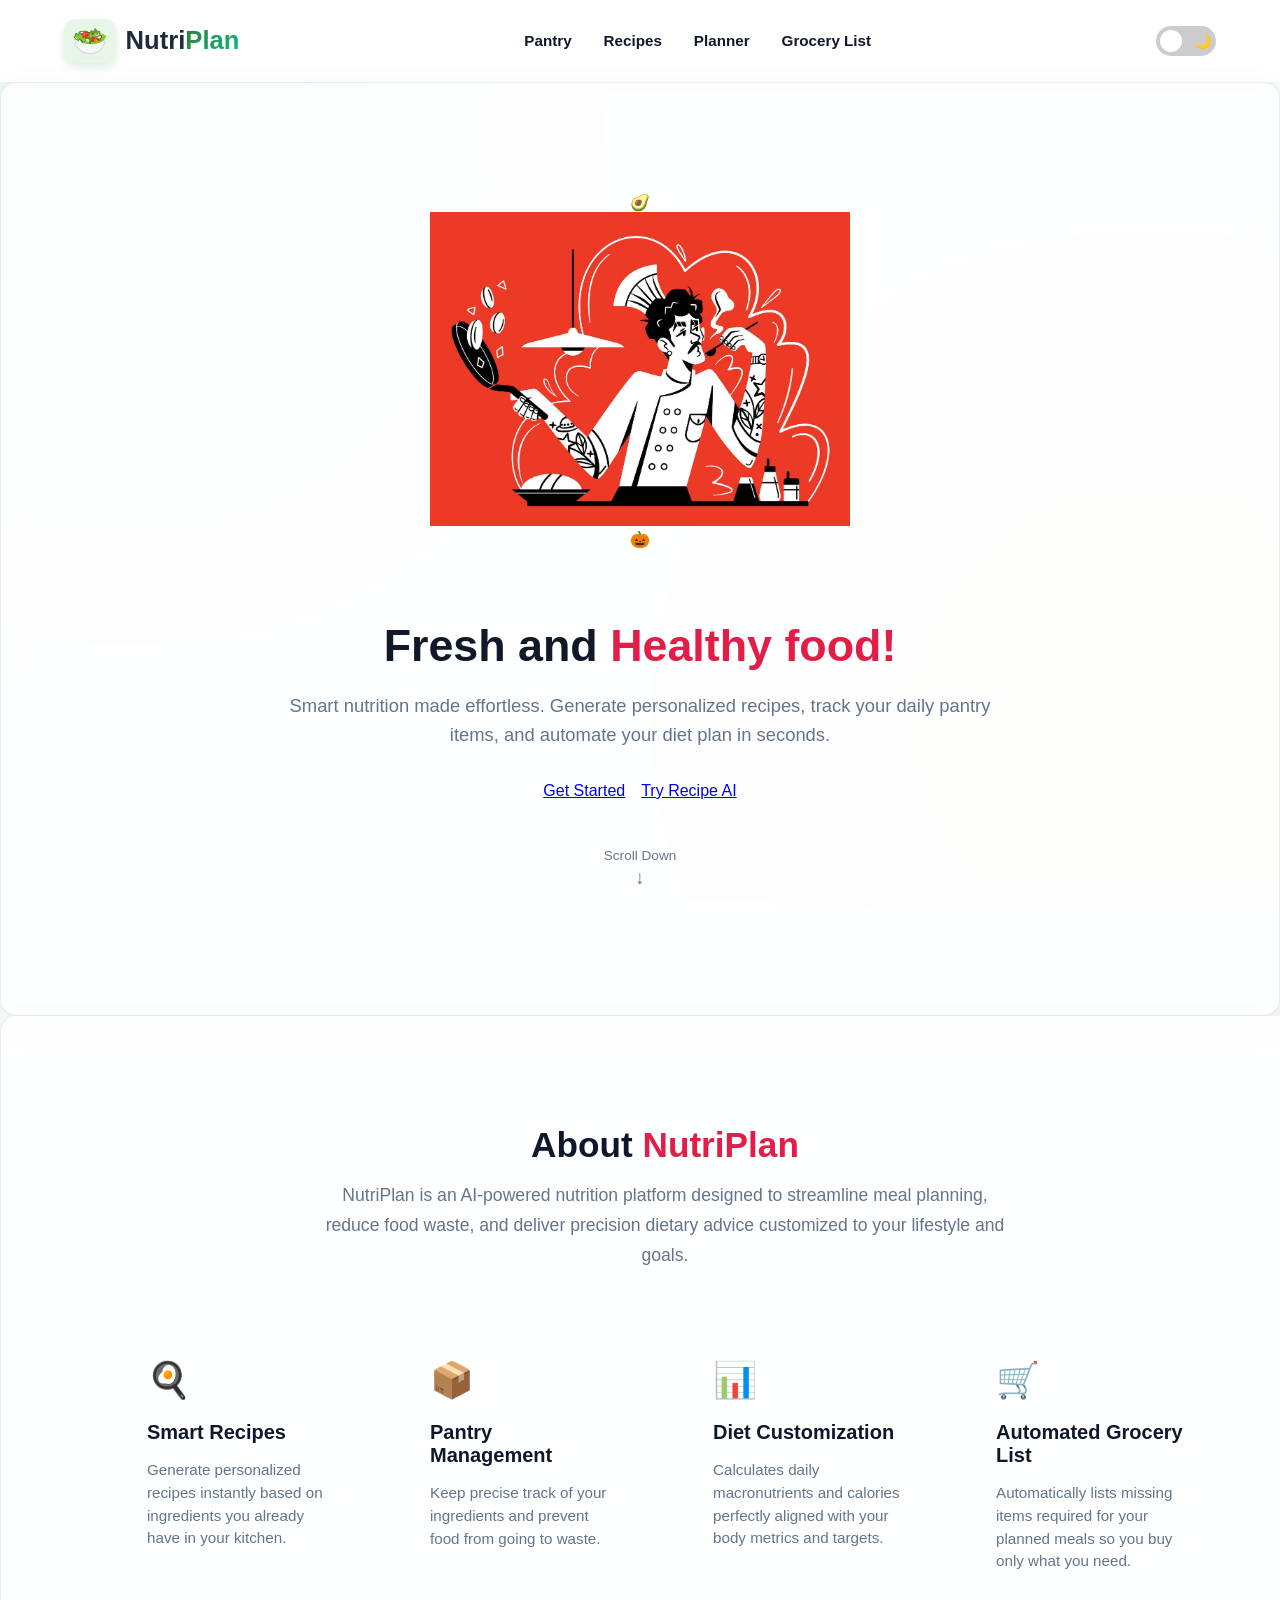
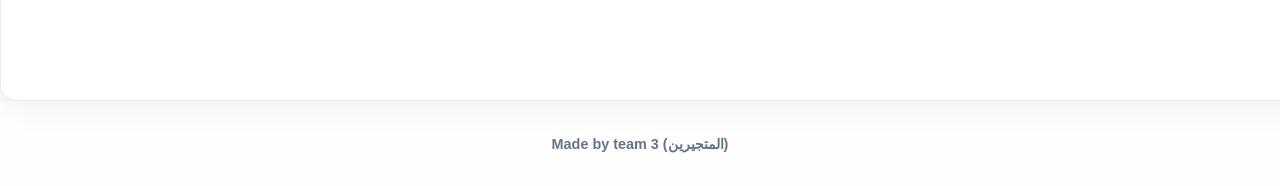
<file: index.html>
<!DOCTYPE html>
<html lang="en">
<head>
    <meta charset="UTF-8">
    <meta name="viewport" content="width=device-width, initial-scale=1.0">
    <title>NutriPlan - Smart Meal Planner</title>
    <link rel="stylesheet" href="styles.css">
</head>
<body>

    <header class="navbar">
        <a href="index.html" class="logo">
            <span class="logo-icon">🥗</span>
            <span class="logo-text">Nutri<span class="highlight-plan">Plan</span></span>
        </a>

        <nav class="nav-links">
            <a href="pantry.html">Pantry</a>
            <a href="recipes.html">Recipes</a>
            <a href="planner.html">Planner</a>
            <a href="grocery.html">Grocery List</a>
        </nav>

        <label class="theme-switch" for="theme-toggle">
            <input type="checkbox" id="theme-toggle">
            <span class="slider round">
                <span class="icon">☀️</span>
                <span class="icon">🌙</span>
            </span>
        </label>
    </header>

    <main>
        <section class="hero-section">
            <div class="hero-image-wrapper">
                <div class="floating-card badge-bottom-left">
                    <span class="badge-emoji">🥑</span>
                </div>
                
                <img src="photo1.jpg" alt="Healthy Eating Illustration" class="main-illustration">
                
                <div class="floating-card badge-top-right">
                    <span class="badge-emoji">🎃</span>
                </div>
            </div>

            <div class="hero-content">
                <h1 class="hero-title">Fresh and <span class="highlight">Healthy food!</span></h1>
                <p class="hero-subtitle">Smart nutrition made effortless. Generate personalized recipes, track your daily pantry items, and automate your diet plan in seconds.</p>
                <div class="hero-buttons">
                    <a href="planner.html" class="btn btn-primary">Get Started</a>
                    <a href="recipes.html" class="btn btn-accent">Try Recipe AI</a>
                </div>
            </div>

            <div class="scroll-down-indicator">
                <span>Scroll Down</span>
                <div class="arrow">↓</div>
            </div>
        </section>

        <section class="about-section">
            <div class="about-container">
                <h2 class="section-title">About <span class="highlight">NutriPlan</span></h2>
                <p class="section-description">
                    NutriPlan is an AI-powered nutrition platform designed to streamline meal planning, reduce food waste, and deliver precision dietary advice customized to your lifestyle and goals.
                </p>

                <div class="features-grid">
                    <div class="feature-card">
                        <div class="feature-icon">🍳</div>
                        <h3>Smart Recipes</h3>
                        <p>Generate personalized recipes instantly based on ingredients you already have in your kitchen.</p>
                    </div>

                    <div class="feature-card">
                        <div class="feature-icon">📦</div>
                        <h3>Pantry Management</h3>
                        <p>Keep precise track of your ingredients and prevent food from going to waste.</p>
                    </div>

                    <div class="feature-card">
                        <div class="feature-icon">📊</div>
                        <h3>Diet Customization</h3>
                        <p>Calculates daily macronutrients and calories perfectly aligned with your body metrics and targets.</p>
                    </div>

                    <div class="feature-card">
                        <div class="feature-icon">🛒</div>
                        <h3>Automated Grocery List</h3>
                        <p>Automatically lists missing items required for your planned meals so you buy only what you need.</p>
                    </div>
                </div>
            </div>
        </section>
    </main>

    <footer class="site-footer">
        <div class="footer-container">
            <p class="copyright-text">Made by team 3 (المتجيرين)</p>
        </div>
    </footer>

    <script src="dark-mode.js"></script>
</body>
</html>
</file>
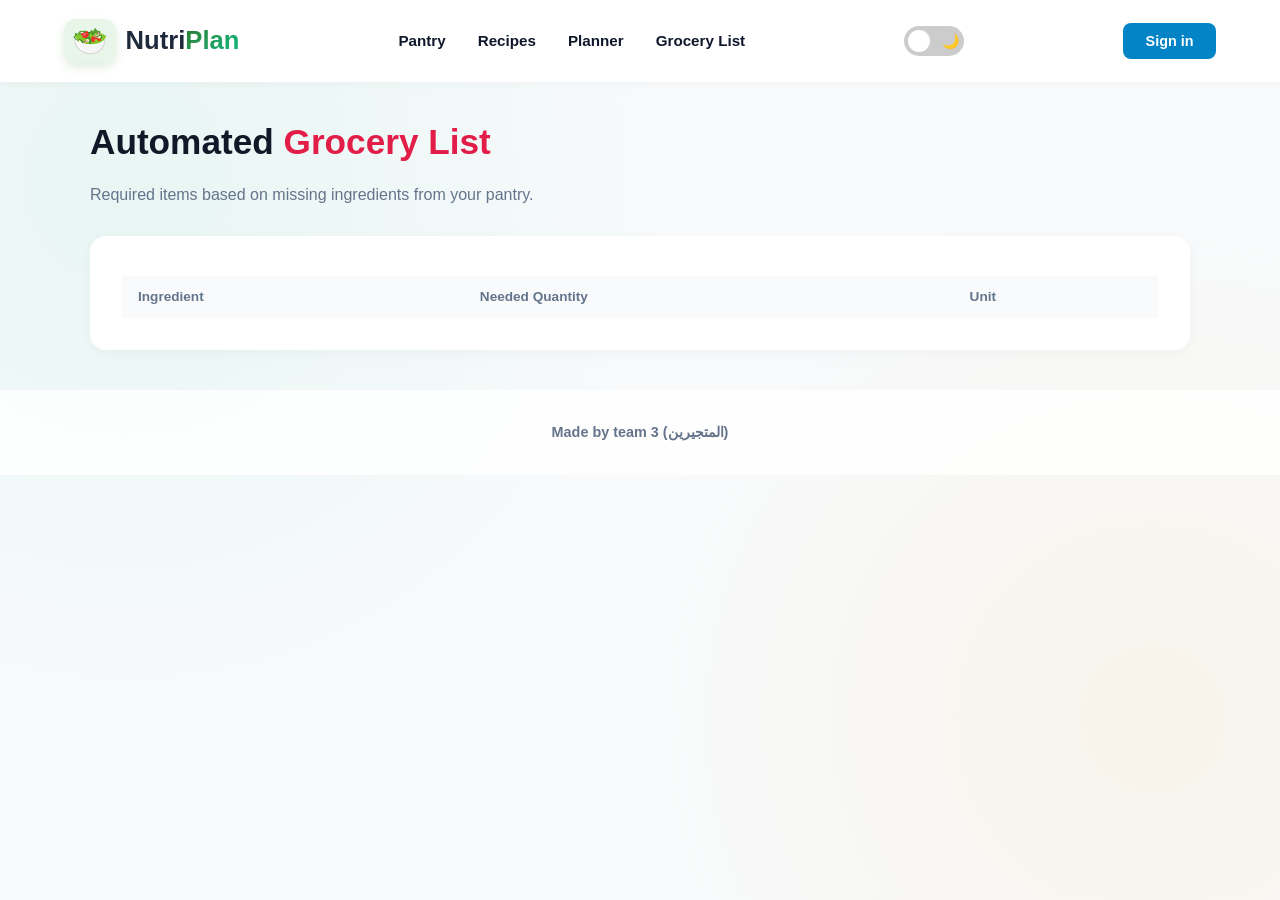
<file: grocery.html>
<!DOCTYPE html>
<html lang="en">
<head>
    <meta charset="UTF-8">
    <meta name="viewport" content="width=device-width, initial-scale=1.0">
    <title>NutriPlan - Grocery List</title>
    <link rel="stylesheet" href="styles.css">
</head>
<body>

    <header class="navbar">
        <a href="index.html" class="logo">
            <span class="logo-icon">🥗</span>
            <span class="logo-text">Nutri<span class="highlight-plan">Plan</span></span>
        </a>
        <nav class="nav-links">
            <a href="pantry.html">Pantry</a>
            <a href="recipes.html">Recipes</a>
            <a href="planner.html">Planner</a>
            <a href="grocery.html" class="active">Grocery List</a>
        </nav>
        <label class="theme-switch" for="theme-toggle">
            <input type="checkbox" id="theme-toggle">
            <span class="slider round">
                <span class="icon sun-icon">☀️</span>
                <span class="icon moon-icon">🌙</span>
            </span>
        </label>
        <a href="login.html" class="btn-signin">Sign in</a>
    </header>

    <main class="page-container">
        <header class="page-header">
            <h1 class="page-title">Automated <span class="highlight">Grocery List</span></h1>
            <p class="page-subtitle">Required items based on missing ingredients from your pantry.</p>
        </header>

        <section class="card-section">
            <table class="data-table">
                <thead>
                    <tr>
                        <th>Ingredient</th>
                        <th>Needed Quantity</th>
                        <th>Unit</th>
                    </tr>
                </thead>
                <tbody id="grocery-table-body">
                    <!-- Dynamic shopping list items -->
                </tbody>
            </table>
        </section>
    </main>

    <footer class="site-footer">
        <div class="footer-container">
            <p class="copyright-text">Made by team 3 (المتجيرين)</p>
        </div>
    </footer>

    <script src="dark-mode.js"></script>
    <script src="grocery.js"></script>
</body>
</html>
</file>
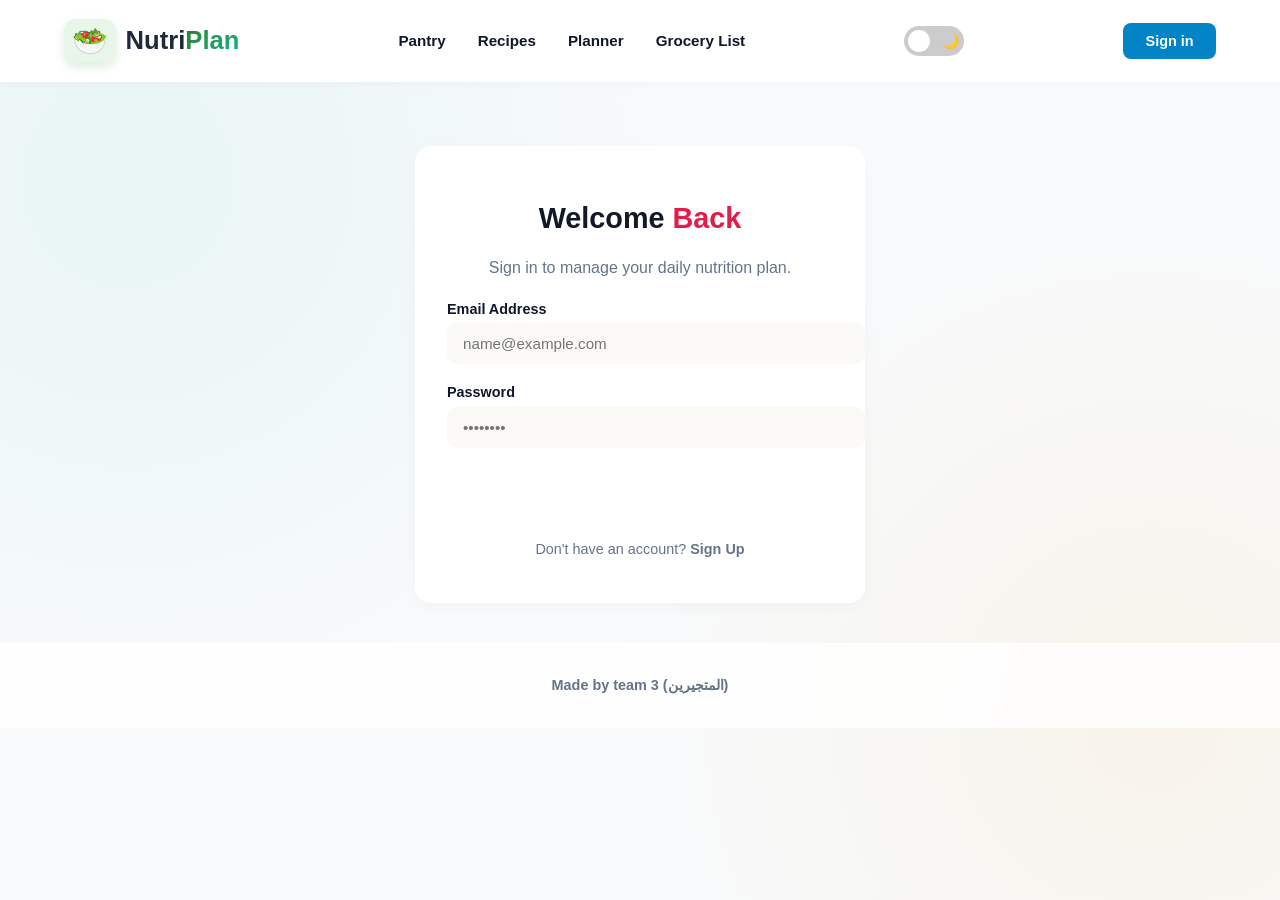
<file: login.html>
<!DOCTYPE html>
<html lang="en">
<head>
    <meta charset="UTF-8">
    <meta name="viewport" content="width=device-width, initial-scale=1.0">
    <title>NutriPlan - Sign In</title>
    <link rel="stylesheet" href="styles.css">
</head>
<body>

    <header class="navbar">
        <a href="index.html" class="logo">
            <span class="logo-icon">🥗</span>
            <span class="logo-text">Nutri<span class="highlight-plan">Plan</span></span>
        </a>
        <nav class="nav-links">
            <a href="pantry.html">Pantry</a>
            <a href="recipes.html">Recipes</a>
            <a href="planner.html">Planner</a>
            <a href="grocery.html">Grocery List</a>
        </nav>
        <label class="theme-switch" for="theme-toggle">
    <input type="checkbox" id="theme-toggle">
    <span class="slider round">
        <span class="icon sun-icon">☀️</span>
        <span class="icon moon-icon">🌙</span>
    </span>
</label>
        <a href="login.html" class="btn-signin">Sign in</a>
    </header>

    <main class="page-container" style="max-width: 450px; margin-top: 4rem;">
        <section class="card-section">
            <header class="page-header" style="text-align: center; margin-bottom: 1.5rem;">
                <h1 class="page-title" style="font-size: 1.8rem;">Welcome <span class="highlight">Back</span></h1>
                <p class="page-subtitle">Sign in to manage your daily nutrition plan.</p>
            </header>

            <form id="login-form">
                <div class="form-group">
                    <label for="login-email">Email Address</label>
                    <input type="email" id="login-email" required placeholder="name@example.com">
                </div>

                <div class="form-group">
                    <label for="login-password">Password</label>
                    <input type="password" id="login-password" required placeholder="••••••••">
                </div>

                <button type="submit" class="btn-submit full-width">Sign In</button>
            </form>

            <div id="login-message" style="margin-top: 1rem; text-align: center; font-size: 0.9rem;"></div>

            <p style="text-align: center; margin-top: 1.5rem; font-size: 0.9rem; color: var(--text-muted);">
                Don't have an account? <a href="register.html" style="color: var(--primary-emerald); font-weight: 600; text-decoration: none;">Sign Up</a>
            </p>
        </section>
    </main>

    <script src="login.js"></script>
    <script src="dark-mode.js"></script>
    <footer class="site-footer">
    <div class="footer-container">
        <p class="copyright-text">Made by team 3 (المتجيرين)</p>
    </div>
</footer>
</body>
</html>
</file>
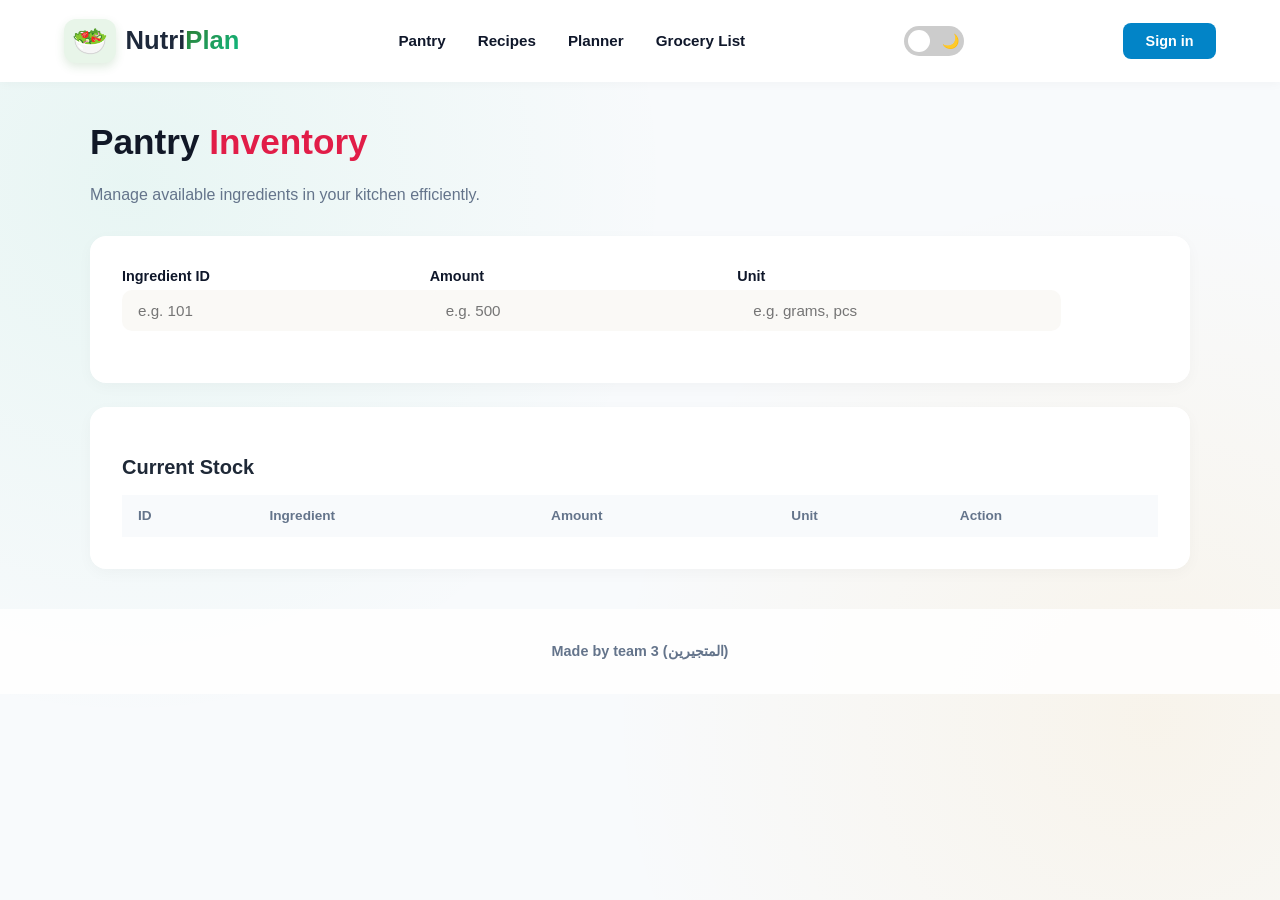
<file: pantry.html>
<!DOCTYPE html>
<html lang="en">
<head>
    <meta charset="UTF-8">
    <meta name="viewport" content="width=device-width, initial-scale=1.0">
    <title>NutriPlan - Pantry Inventory</title>
    <link rel="stylesheet" href="styles.css">
</head>
<body>

    <header class="navbar">
        <a href="index.html" class="logo">
            <span class="logo-icon">🥗</span>
            <span class="logo-text">Nutri<span class="highlight-plan">Plan</span></span>
        </a>
        <nav class="nav-links">
            <a href="pantry.html" class="active">Pantry</a>
            <a href="recipes.html">Recipes</a>
            <a href="planner.html">Planner</a>
            <a href="grocery.html">Grocery List</a>
        </nav>
        <label class="theme-switch" for="theme-toggle">
    <input type="checkbox" id="theme-toggle">
    <span class="slider round">
        <span class="icon sun-icon">☀️</span>
        <span class="icon moon-icon">🌙</span>
    </span>
</label>
        <a href="login.html" class="btn-signin">Sign in</a>
    </header>

    <main class="page-container">
        <header class="page-header">
            <h1 class="page-title">Pantry <span class="highlight">Inventory</span></h1>
            <p class="page-subtitle">Manage available ingredients in your kitchen efficiently.</p>
        </header>

        <section class="card-section">
            <form id="pantry-form" class="form-grid">
                <div class="form-group">
                    <label>Ingredient ID</label>
                    <input type="number" id="pantry-ing-id" required placeholder="e.g. 101">
                </div>
                <div class="form-group">
                    <label>Amount</label>
                    <input type="number" step="0.1" id="pantry-amount" required placeholder="e.g. 500">
                </div>
                <div class="form-group">
                    <label>Unit</label>
                    <input type="text" id="pantry-unit" required placeholder="e.g. grams, pcs">
                </div>
                <button type="submit" class="btn-submit">Add Item</button>
            </form>
        </section>

        <section class="card-section">
            <h2>Current Stock</h2>
            <table class="data-table">
                <thead>
                    <tr>
                        <th>ID</th>
                        <th>Ingredient</th>
                        <th>Amount</th>
                        <th>Unit</th>
                        <th>Action</th>
                    </tr>
                </thead>
                <tbody id="pantry-table-body">
                    <!-- Items will be loaded here dynamically -->
                </tbody>
            </table>
        </section>
    </main>
    <script src="dark-mode.js"></script>
    <footer class="site-footer">
    <div class="footer-container">
        <p class="copyright-text">Made by team 3 (المتجيرين)</p>
    </div>
</footer>

</body>
</html>
</file>
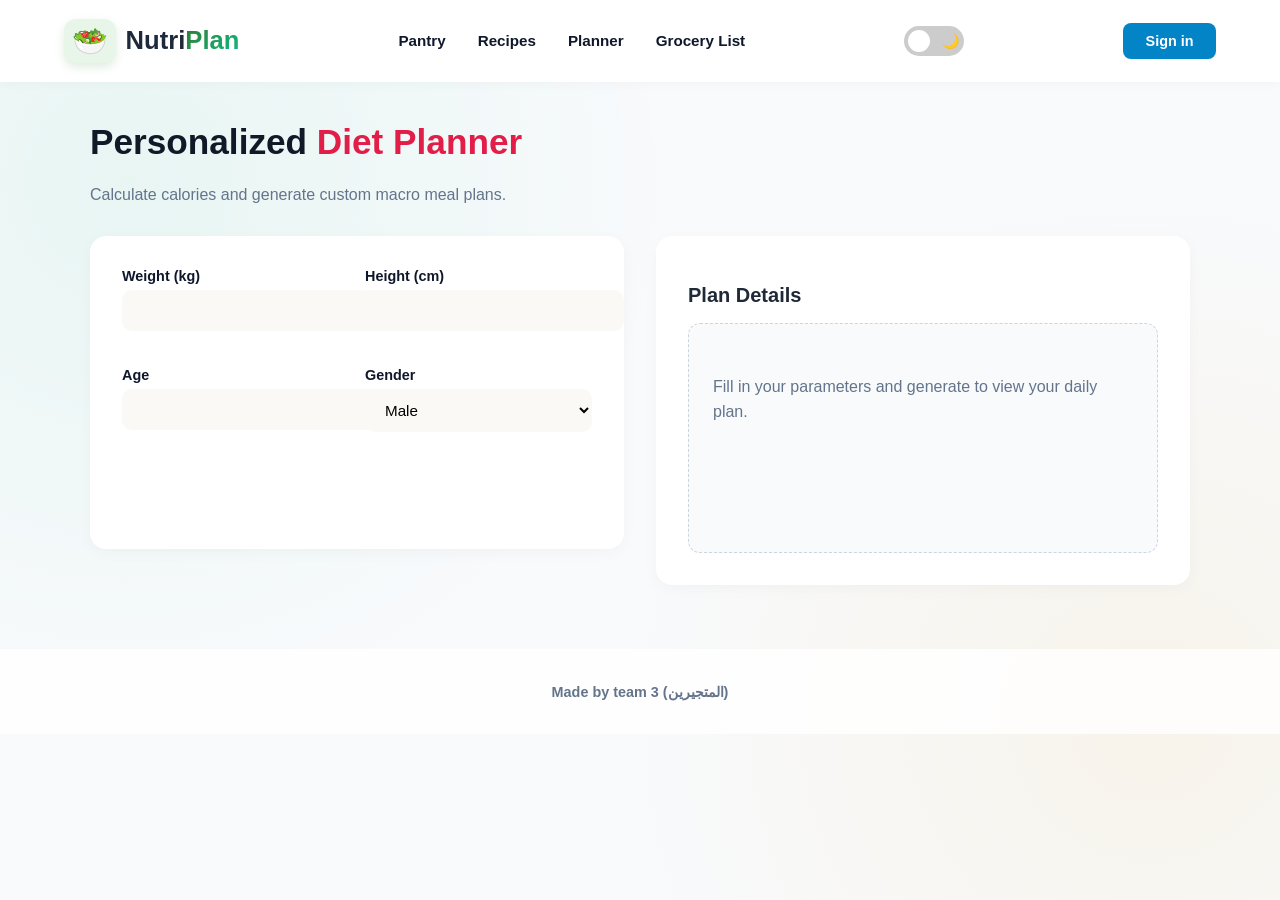
<file: planner.html>
<!DOCTYPE html>
<html lang="en">
<head>
    <meta charset="UTF-8">
    <meta name="viewport" content="width=device-width, initial-scale=1.0">
    <title>NutriPlan - Diet Planner</title>
    <link rel="stylesheet" href="styles.css">
</head>
<body>

    <header class="navbar">
        <a href="index.html" class="logo">
            <span class="logo-icon">🥗</span>
            <span class="logo-text">Nutri<span class="highlight-plan">Plan</span></span>
        </a>
        <nav class="nav-links">
            <a href="pantry.html">Pantry</a>
            <a href="recipes.html">Recipes</a>
            <a href="planner.html" class="active">Planner</a>
            <a href="grocery.html">Grocery List</a>
        </nav>
        <label class="theme-switch" for="theme-toggle">
            <input type="checkbox" id="theme-toggle">
            <span class="slider round">
                <span class="icon sun-icon">☀️</span>
                <span class="icon moon-icon">🌙</span>
            </span>
        </label>
        <a href="login.html" class="btn-signin">Sign in</a>
    </header>

    <main class="page-container">
        <header class="page-header">
            <h1 class="page-title">Personalized <span class="highlight">Diet Planner</span></h1>
            <p class="page-subtitle">Calculate calories and generate custom macro meal plans.</p>
        </header>

        <div class="content-split">
            <section class="card-section">
                <form id="diet-form" class="form-grid-2">
                    <div class="form-group">
                        <label>Weight (kg)</label>
                        <input type="number" step="0.1" id="diet-weight" required>
                    </div>
                    <div class="form-group">
                        <label>Height (cm)</label>
                        <input type="number" id="diet-height" required>
                    </div>
                    <div class="form-group">
                        <label>Age</label>
                        <input type="number" id="diet-age" required>
                    </div>
                    <div class="form-group">
                        <label>Gender</label>
                        <select id="diet-gender">
                            <option value="male">Male</option>
                            <option value="female">Female</option>
                        </select>
                    </div>
                    <button type="submit" class="btn-submit full-width">Calculate Plan</button>
                </form>
            </section>

            <section class="card-section">
                <h2>Plan Details</h2>
                <div id="diet-result" class="result-box">
                    Fill in your parameters and generate to view your daily plan.
                </div>
            </section>
        </div>
    </main>

    <footer class="site-footer">
        <div class="footer-container">
            <p class="copyright-text">Made by team 3 (المتجيرين)</p>
        </div>
    </footer>

    <script src="dark-mode.js"></script>
    <script src="planner.js"></script>
</body>
</html>
</file>
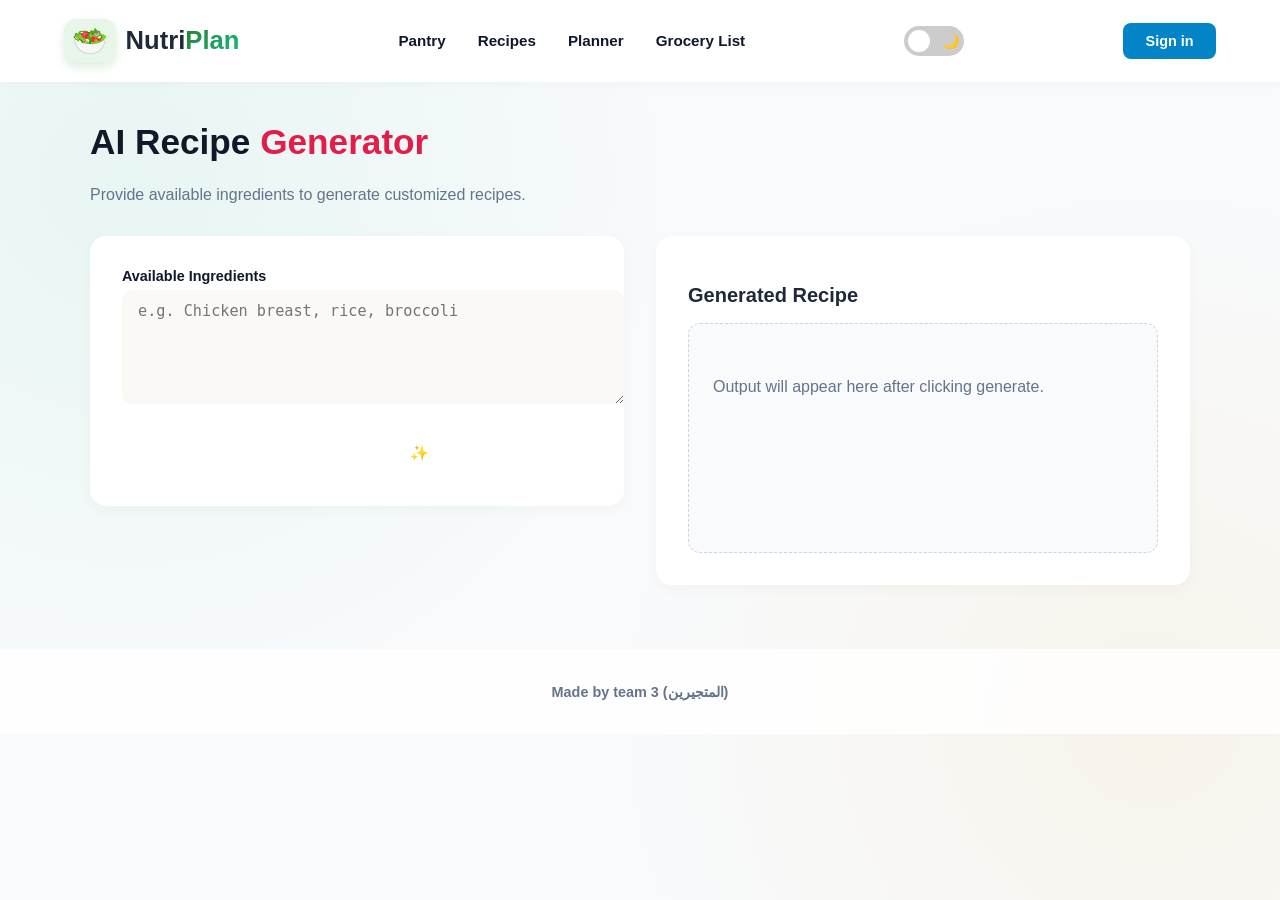
<file: recipes.html>
<!DOCTYPE html>
<html lang="en">
<head>
    <meta charset="UTF-8">
    <meta name="viewport" content="width=device-width, initial-scale=1.0">
    <title>NutriPlan - AI Recipe Generator</title>
    <link rel="stylesheet" href="styles.css">
</head>
<body>

    <header class="navbar">
        <a href="index.html" class="logo">
            <span class="logo-icon">🥗</span>
            <span class="logo-text">Nutri<span class="highlight-plan">Plan</span></span>
        </a>
        <nav class="nav-links">
            <a href="pantry.html">Pantry</a>
            <a href="recipes.html" class="active">Recipes</a>
            <a href="planner.html">Planner</a>
            <a href="grocery.html">Grocery List</a>
        </nav>
        <label class="theme-switch" for="theme-toggle">
            <input type="checkbox" id="theme-toggle">
            <span class="slider round">
                <span class="icon sun-icon">☀️</span>
                <span class="icon moon-icon">🌙</span>
            </span>
        </label>
        <a href="login.html" class="btn-signin">Sign in</a>
    </header>

    <main class="page-container">
        <header class="page-header">
            <h1 class="page-title">AI Recipe <span class="highlight">Generator</span></h1>
            <p class="page-subtitle">Provide available ingredients to generate customized recipes.</p>
        </header>

        <div class="content-split">
            <section class="card-section">
                <form id="recipe-form">
                    <div class="form-group">
                        <label>Available Ingredients</label>
                        <textarea id="recipe-ingredients" rows="5" placeholder="e.g. Chicken breast, rice, broccoli" required></textarea>
                    </div>
                    <button type="submit" class="btn-submit full-width">Generate Recipe ✨</button>
                </form>
            </section>

            <section class="card-section">
                <h2>Generated Recipe</h2>
                <div id="recipe-result" class="result-box">
                    Output will appear here after clicking generate.
                </div>
            </section>
        </div>
    </main>

    <footer class="site-footer">
        <div class="footer-container">
            <p class="copyright-text">Made by team 3 (المتجيرين)</p>
        </div>
    </footer>

    <script src="dark-mode.js"></script>
    <script src="recipes.js"></script>
</body>
</html>
</file>
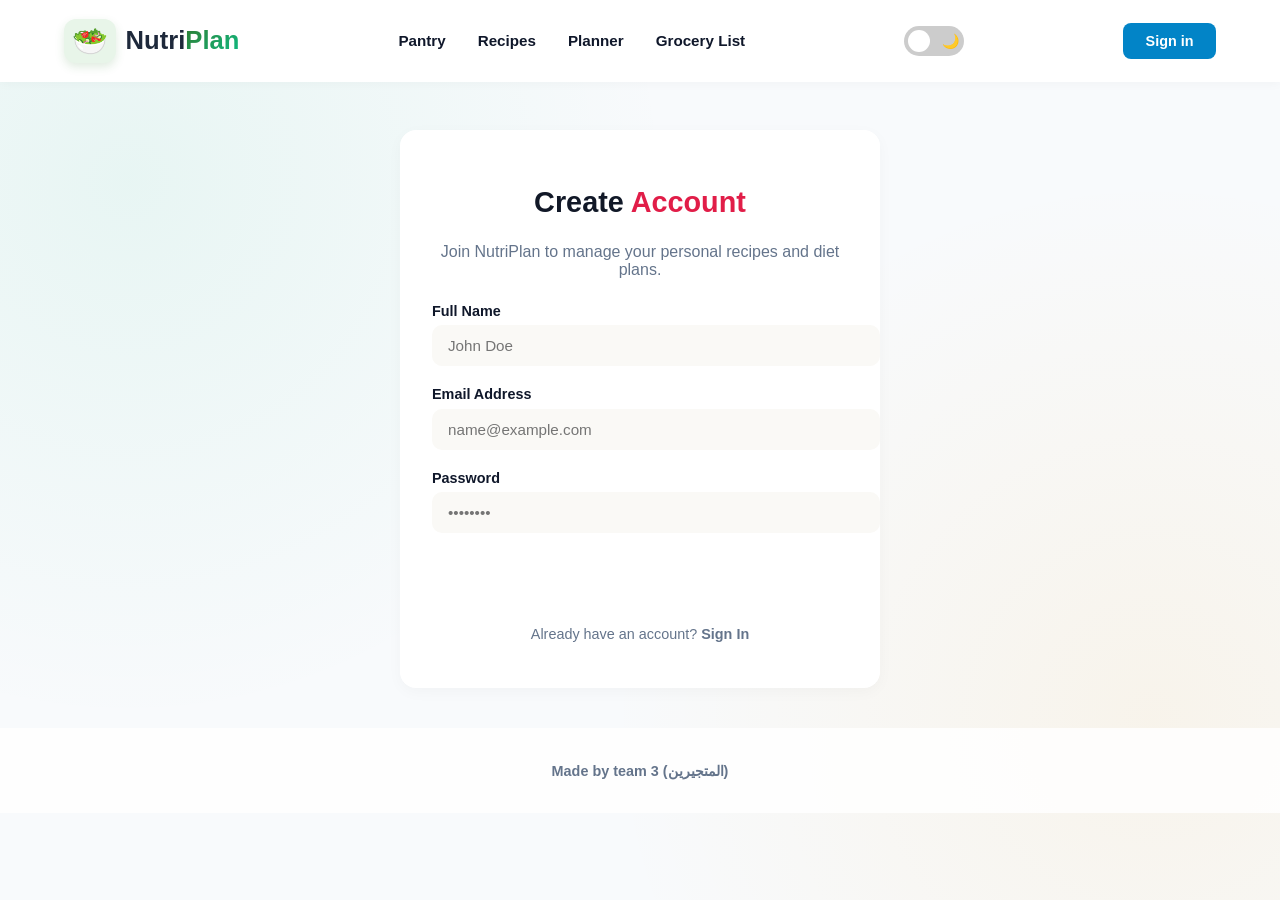
<file: register.html>
<!DOCTYPE html>
<html lang="en">
<head>
    <meta charset="UTF-8">
    <meta name="viewport" content="width=device-width, initial-scale=1.0">
    <title>NutriPlan - Create Account</title>
    <link rel="stylesheet" href="styles.css">
</head>
<body>

    <header class="navbar">
        <a href="index.html" class="logo">
            <span class="logo-icon">🥗</span>
            <span class="logo-text">Nutri<span class="highlight-plan">Plan</span></span>
        </a>
        <nav class="nav-links">
            <a href="pantry.html">Pantry</a>
            <a href="recipes.html">Recipes</a>
            <a href="planner.html">Planner</a>
            <a href="grocery.html">Grocery List</a>
        </nav>
        <label class="theme-switch" for="theme-toggle">
    <input type="checkbox" id="theme-toggle">
    <span class="slider round">
        <span class="icon sun-icon">☀️</span>
        <span class="icon moon-icon">🌙</span>
    </span>
</label>
        <a href="login.html" class="btn-signin">Sign in</a>
    </header>

    <main class="page-container" style="max-width: 480px; margin-top: 3rem;">
        <section class="card-section">
            <header class="page-header" style="text-align: center; margin-bottom: 1.5rem;">
                <h1 class="page-title" style="font-size: 1.8rem;">Create <span class="highlight">Account</span></h1>
                <p class="page-subtitle">Join NutriPlan to manage your personal recipes and diet plans.</p>
            </header>

            <form id="register-form">
                <div class="form-group">
                    <label for="reg-name">Full Name</label>
                    <input type="text" id="reg-name" required placeholder="John Doe">
                </div>

                <div class="form-group">
                    <label for="reg-email">Email Address</label>
                    <input type="email" id="reg-email" required placeholder="name@example.com">
                </div>

                <div class="form-group">
                    <label for="reg-password">Password</label>
                    <input type="password" id="reg-password" required placeholder="••••••••">
                </div>

                <button type="submit" class="btn-submit full-width">Sign Up</button>
            </form>

            <div id="register-message" style="margin-top: 1rem; text-align: center; font-size: 0.9rem;"></div>

            <p style="text-align: center; margin-top: 1.5rem; font-size: 0.9rem; color: var(--text-muted);">
                Already have an account? <a href="login.html" style="color: var(--primary-emerald); font-weight: 600; text-decoration: none;">Sign In</a>
            </p>
        </section>
    </main>
    <script src="dark-mode.js"></script>
    <script src="register.js"></script>
    <footer class="site-footer">
    <div class="footer-container">
        <p class="copyright-text">Made by team 3 (المتجيرين)</p>
    </div>
</footer>
</body>
</html>
</file>
<file: styles.css>
:root {
    --bg-main: #f8fafc;
    --card-bg: rgba(255, 255, 255, 0.85);
    --card-border: rgba(226, 232, 240, 0.8);
    --primary-color: #10b981;
    --accent-color: #f59e0b; 
    --text-primary: #0f172a;
    --text-muted: #64748b;
}

body {
    margin: 0;
    padding: 0;
    font-family: 'Segoe UI', Tahoma, Geneva, Verdana, sans-serif;
    color: var(--text-primary);
    background-color: var(--bg-main);
    
  
    background-image: 
        radial-gradient(#10b981 0.65px, transparent 0.65px),
        radial-gradient(circle at 10% 20%, rgba(16, 185, 129, 0.07) 0%, transparent 40%),
        radial-gradient(circle at 90% 80%, rgba(245, 158, 11, 0.07) 0%, transparent 40%);
    background-size: 20px 20px, 100% 100%, 100% 100%;
    background-attachment: fixed;
    min-height: 100vh;
}

.card, .container-box, section {
    background: var(--card-bg);
    backdrop-filter: blur(12px);
    -webkit-backdrop-filter: blur(12px);
    border: 1px solid var(--card-border);
    border-radius: 16px;
    box-shadow: 0 10px 25px -5px rgba(0, 0, 0, 0.04), 0 8px 10px -6px rgba(0, 0, 0, 0.02);
}


.card-section, .hero-container, section {
    background: var(--card-bg);
    border: 1px solid var(--card-border);
    border-radius: 16px;
    box-shadow: 0 10px 25px -5px rgba(0, 0, 0, 0.05), 0 8px 10px -6px rgba(0, 0, 0, 0.01);
}

.card, .container-box, section {
    background: var(--card-bg);
    backdrop-filter: blur(10px);
    -webkit-backdrop-filter: blur(10px);
    border: 1px solid var(--card-border);
    border-radius: 16px;
    box-shadow: 0 8px 32px 0 rgba(0, 0, 0, 0.05);
}

.navbar {
    display: flex;
    justify-content: space-between;
    align-items: center;
    padding: 1.2rem 4rem;
    background-color: #FFFFFF;
    box-shadow: 0 2px 10px rgba(0, 0, 0, 0.03);
}

.logo {
    display: flex;
    align-items: center;
    gap: 0.6rem;
    text-decoration: none;
    font-size: 1.6rem;
    font-weight: 800;
    color: #1E293B;
}

.logo-icon {
    font-size: 1.8rem;
    background: #E8F5E9;
    padding: 0.3rem 0.5rem;
    border-radius: 12px;
    display: inline-flex;
    align-items: center;
    justify-content: center;
    box-shadow: 0 4px 10px rgba(46, 125, 50, 0.15);
}

.highlight-plan {
    background-image: linear-gradient(135deg, #2E7D32, #10B981);
    -webkit-background-clip: text;
    background-clip: text;
    -webkit-text-fill-color: transparent;
    font-weight: 900;
}

.nav-links {
    display: flex;
    gap: 2rem;
}

.nav-links a {
    text-decoration: none;
    color: var(--text-primary);
    font-weight: 600;
    font-size: 0.95rem;
    transition: color 0.2s;
}

.nav-links a.active,
.nav-links a:hover {
    color: var(--primary-emerald);
}

.btn-signin {
    background-color: #0284C7;
    color: #FFFFFF;
    padding: 0.6rem 1.4rem;
    border-radius: 8px;
    text-decoration: none;
    font-weight: 600;
    font-size: 0.9rem;
}

.page-container {
    max-width: 1100px;
    margin: 2.5rem auto;
    padding: 0 1.5rem;
}

.page-header {
    margin-bottom: 2rem;
}

.page-title {
    font-size: 2.2rem;
    font-weight: 800;
    color: #111827;
}

.page-subtitle {
    color: var(--text-muted);
    font-size: 1rem;
    margin-top: 0.4rem;
}

.highlight {
    color: #E11D48;
}

.content-split {
    display: grid;
    grid-template-columns: 1fr 1fr;
    gap: 2rem;
    align-items: start;
}

.card-section {
    background: #FFFFFF;
    padding: 2rem;
    border-radius: 16px;
    border: 1px solid var(--border-color);
    box-shadow: 0 4px 15px rgba(0, 0, 0, 0.03);
    margin-bottom: 1.5rem;
}

.card-section h2 {
    font-size: 1.25rem;
    margin-bottom: 1rem;
    color: #1F2937;
}

.form-group {
    margin-bottom: 1.25rem;
    display: flex;
    flex-direction: column;
    gap: 0.4rem;
}

.form-group label {
    font-weight: 600;
    font-size: 0.9rem;
    color: var(--text-primary);
}

.form-group input,
.form-group select,
.form-group textarea {
    width: 100%;
    padding: 0.75rem 1rem;
    border: 1px solid var(--border-color);
    border-radius: 10px;
    font-size: 0.95rem;
    outline: none;
    background-color: #FAF9F6;
    transition: border-color 0.2s, background-color 0.2s;
}

.form-group input:focus,
.form-group select:focus,
.form-group textarea:focus {
    border-color: var(--primary-emerald);
    background-color: #FFFFFF;
}

.form-grid {
    display: grid;
    grid-template-columns: repeat(3, 1fr) auto;
    gap: 1rem;
    align-items: end;
}

.form-grid-2 {
    display: grid;
    grid-template-columns: 1fr 1fr;
    gap: 1rem;
}

.btn-submit {
    background-color: var(--primary-emerald);
    color: #FFFFFF;
    border: none;
    padding: 0.75rem 1.5rem;
    border-radius: 10px;
    font-weight: 600;
    font-size: 0.95rem;
    cursor: pointer;
    transition: background-color 0.2s;
}

.btn-submit:hover {
    background-color: var(--primary-emerald-hover);
}

.full-width {
    width: 100%;
    margin-top: 0.5rem;
}

.result-box {
    background: #F8FAFC;
    border: 1px dashed #CBD5E1;
    padding: 1.5rem;
    border-radius: 12px;
    min-height: 180px;
    color: var(--text-muted);
    line-height: 1.6;
    white-space: pre-line;
}

.data-table {
    width: 100%;
    border-collapse: collapse;
    margin-top: 0.5rem;
}

.data-table th {
    background-color: #F8FAFC;
    text-align: left;
    padding: 0.85rem 1rem;
    font-size: 0.85rem;
    font-weight: 700;
    color: var(--text-muted);
    border-bottom: 1px solid var(--border-color);
}

.data-table td {
    padding: 0.85rem 1rem;
    border-bottom: 1px solid var(--border-color);
    font-size: 0.9rem;
}

.hero-container {
    display: grid;
    grid-template-columns: 1.2fr 1fr;
    align-items: center;
    gap: 3rem;
    max-width: 1200px;
    margin: 3rem auto;
    padding: 0 2rem;
}

.hero-title {
    font-size: 3.2rem;
    font-weight: 900;
    line-height: 1.15;
    color: #111827;
    margin-bottom: 1.5rem;
}

.hero-description {
    font-size: 1.15rem;
    color: var(--text-muted);
    line-height: 1.6;
    margin-bottom: 2rem;
}

.hero-image-section {
    position: relative;
    display: flex;
    justify-content: center;
    align-items: center;
}

.illustration-bg {
    position: relative;
    width: 100%;
    display: flex;
    justify-content: center;
}

.main-person-img {
    width: 380px;
    max-width: 100%;
    height: auto;
    display: block;
    filter: drop-shadow(0 15px 25px rgba(0, 0, 0, 0.06));
    animation: float 4s ease-in-out infinite;
}

@keyframes float {
    0% { transform: translateY(0px); }
    50% { transform: translateY(-12px); }
    100% { transform: translateY(0px); }
}

.badge-float {
    background: #FFFFFF;
    border-radius: 50%;
    padding: 0.75rem;
    box-shadow: 0 10px 20px rgba(0, 0, 0, 0.08);
    display: flex;
    align-items: center;
    justify-content: center;
    width: 50px;
    height: 50px;
    position: absolute;
    z-index: 2;
}

.badge-bottom-left { left: 20px; bottom: 20px; }
.badge-top-right { right: 20px; top: 20px; }

.subscribe-form {
    display: flex;
    gap: 0.5rem;
    margin-bottom: 2rem;
    background: #FFFFFF;
    padding: 0.4rem;
    border-radius: 10px;
    border: 1px solid var(--border-color);
}

.subscribe-form input {
    border: none;
    outline: none;
    padding: 0.8rem 1rem;
    flex: 1;
    font-size: 0.95rem;
}

.trending-section {
    display: flex;
    flex-direction: column;
    gap: 0.8rem;
}

.trending-title {
    font-size: 0.85rem;
    font-weight: 700;
    color: var(--text-muted);
    text-transform: uppercase;
}

.tags-group {
    display: flex;
    gap: 0.6rem;
}

.tag {
    background: #E2E8F0;
    color: var(--text-primary);
    text-decoration: none;
    padding: 0.4rem 0.9rem;
    border-radius: 20px;
    font-size: 0.85rem;
    font-weight: 600;
}

body.dark-mode {
    --bg-main: #0F172A;
    --sidebar-bg: #020617;
    --text-primary: #F8FAFC;
    --text-muted: #94A3B8;
    --card-bg: #1E293B;
    --border-color: #334155;
    background-color: #0F172A;
    color: #F8FAFC;
}

body.dark-mode .navbar,
body.dark-mode .card-section,
body.dark-mode .subscribe-form,
body.dark-mode .hero-container,
body.dark-mode .floating-card {
    background-color: #1E293B;
    border-color: #334155;
    color: #F8FAFC;
}

body.dark-mode .page-title,
body.dark-mode .card-section h2,
body.dark-mode .hero-title,
body.dark-mode .logo {
    color: #F8FAFC;
}

body.dark-mode .hero-subtitle,
body.dark-mode .text-muted {
    color: #94A3B8;
}

body.dark-mode .form-group input,
body.dark-mode .form-group select,
body.dark-mode .form-group textarea,
body.dark-mode .result-box,
body.dark-mode input[type="text"],
body.dark-mode input[type="number"] {
    background-color: #0F172A;
    color: #F8FAFC;
    border-color: #334155;
}

body.dark-mode .data-table th {
    background-color: #0F172A;
    color: #94A3B8;
    border-bottom-color: #334155;
}

body.dark-mode .data-table td {
    border-bottom-color: #334155;
    color: #E2E8F0;
}

.theme-switch {
  position: relative;
  display: inline-block;
  width: 60px;
  height: 30px;
}

.theme-switch input {
  opacity: 0;
  width: 0;
  height: 0;
}

.slider {
  position: absolute;
  cursor: pointer;
  top: 0;
  left: 0;
  right: 0;
  bottom: 0;
  background-color: #ccc;
  transition: 0.4s;
  display: flex;
  align-items: center;
  justify-content: space-between;
  padding: 0 5px;
}

.slider.round {
  border-radius: 34px;
}

.slider.round:before {
  position: absolute;
  content: "";
  height: 22px;
  width: 22px;
  left: 4px;
  bottom: 4px;
  background-color: white;
  transition: 0.4s;
  border-radius: 50%;
  z-index: 2;
}

input:checked + .slider {
  background-color: #334155;
}

input:checked + .slider:before {
  transform: translateX(30px);
}

.icon {
  font-size: 14px;
  z-index: 1;
  user-select: none;
}

.site-footer {
    width: 100%;
    background-color: var(--card-bg);
    border-top: 1px solid var(--border-color);
    padding: 1.25rem 0;
    margin-top: auto;
    text-align: center;
}

.footer-container {
    max-width: 1200px;
    margin: 0 auto;
    padding: 0 1rem;
}

.copyright-text {
    color: var(--text-muted);
    font-size: 0.9rem;
    font-weight: 600;
}

.hero-section {
    display: flex;
    flex-direction: column;
    align-items: center;
    justify-content: center;
    text-align: center;
    padding: 3rem 1.5rem 4rem 1.5rem;
    min-height: calc(100vh - 80px);
    position: relative;
}

.hero-image-wrapper {
    max-width: 420px;
    margin-bottom: 2rem;
    position: relative;
}

.main-illustration {
    width: 100%;
    height: auto;
    object-fit: contain;
}

.hero-content {
    max-width: 750px;
}

.hero-title {
    font-size: 2.8rem;
    margin-bottom: 1rem;
    line-height: 1.2;
}

.hero-subtitle {
    font-size: 1.15rem;
    color: var(--text-muted);
    margin-bottom: 2rem;
    line-height: 1.6;
}

.hero-buttons {
    display: flex;
    gap: 1rem;
    justify-content: center;
}

.scroll-down-indicator {
    margin-top: 3rem;
    display: flex;
    flex-direction: column;
    align-items: center;
    gap: 0.3rem;
    color: var(--text-muted);
    font-size: 0.85rem;
    font-weight: 500;
}

.scroll-down-indicator .arrow {
    font-size: 1.2rem;
    animation: bounce 1.8s infinite;
}

@keyframes bounce {
    0%, 20%, 50%, 80%, 100% { transform: translateY(0); }
    40% { transform: translateY(-8px); }
    60% { transform: translateY(-4px); }
}

.about-section {
    background-color: var(--card-bg);
    border-top: 1px solid var(--border-color);
    padding: 5rem 1.5rem;
    width: 100%;
}

.about-container {
    max-width: 1100px;
    margin: 0 auto;
    text-align: center;
}

.section-title {
    font-size: 2.2rem;
    margin-bottom: 1rem;
}

.section-description {
    max-width: 700px;
    margin: 0 auto 3.5rem auto;
    color: var(--text-muted);
    font-size: 1.1rem;
    line-height: 1.7;
}

.features-grid {
    display: grid;
    grid-template-columns: repeat(auto-fit, minmax(240px, 1fr));
    gap: 2rem;
    text-align: left;
}

.feature-card {
    background-color: var(--bg-color);
    border: 1px solid var(--border-color);
    border-radius: 12px;
    padding: 2rem;
    transition: transform 0.3s ease, box-shadow 0.3s ease;
}

.feature-card:hover {
    transform: translateY(-5px);
    box-shadow: 0 10px 25px rgba(0, 0, 0, 0.05);
}

.feature-icon {
    font-size: 2.2rem;
    margin-bottom: 1rem;
}

.feature-card h3 {
    font-size: 1.25rem;
    margin-bottom: 0.6rem;
    color: var(--text-color);
}

.feature-card p {
    font-size: 0.95rem;
    color: var(--text-muted);
    line-height: 1.5;
}
</file>
